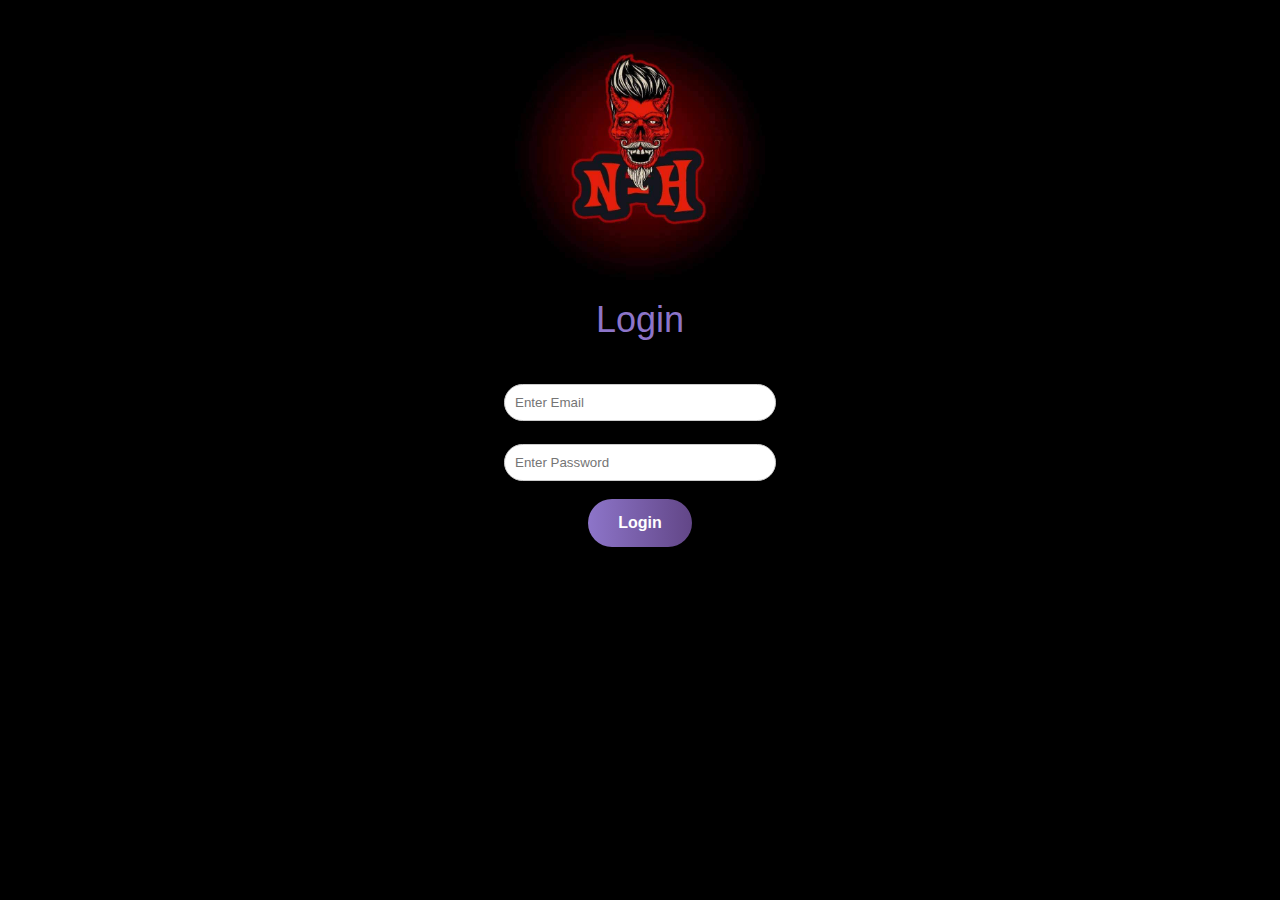
<file: index.html>
<!DOCTYPE html>
<html>
<head>
    <title>Login Page</title>
    <link rel="stylesheet" href='style_login.css'>
<link rel="stylesheet"    href="https://cdnjs.cloudflare.com/ajax/libs/animate.css/4.1.1/animate.min.css"
/>
</head>
<body>
<img src="theme.jpg" class="my-image" alt="theme">
    <div class="container">
        <h1 class="animate__animated animate__bounce">Login</h1>
        <form id="login-form">

            <label for="email" >Email:</label>
            <input type="email" 
                 id="email" name="email"
                 placeholder='Enter Email'required>

            <label for="password">Password:</label>
            <input type="password" 
                 id="password" name="password"
                 placeholder='Enter Password' maxlength='5'
required>
            <br>
            <button type="submit">Login</button>
        </form>
        <p id="error-message"></p>
    </div>

<script>
let attemptCount = 0;
const maxAttempts = 3;

const form = document.getElementById('login-form');
const emailInput = document.getElementById('email');
const passwordInput = document.getElementById('password');
const errorMessage = document.getElementById('error-message');

form.addEventListener('submit', (event) => {
  event.preventDefault();

  const email = emailInput.value;
  const password = passwordInput.value;

  if (email === '' || password === '') {
    errorMessage.textContent = 'Please fill in, all fields.';
    return;
  }

  if (email === 'admin@gmail.com' && password === 'admin') {
    window.location.href = "blog_web.html";
    attemptCount = 0;
  } else if (email === 'nhassim01@gmail.com' && password === 'admin') {
    window.location.href = "blog_web.html";
    attemptCount = 0;
  } else {
    errorMessage.textContent = `Invalid email or password. You have ${maxAttempts - attemptCount} attempts left.`;
    attemptCount++;

    if (attemptCount >= maxAttempts) {
      alert("Too many failed login attempts. You have ben kick out From web-site.");
      window.location.href = "https://404.com";
    }
  }
});

</script>

</body>
</html>
</file>
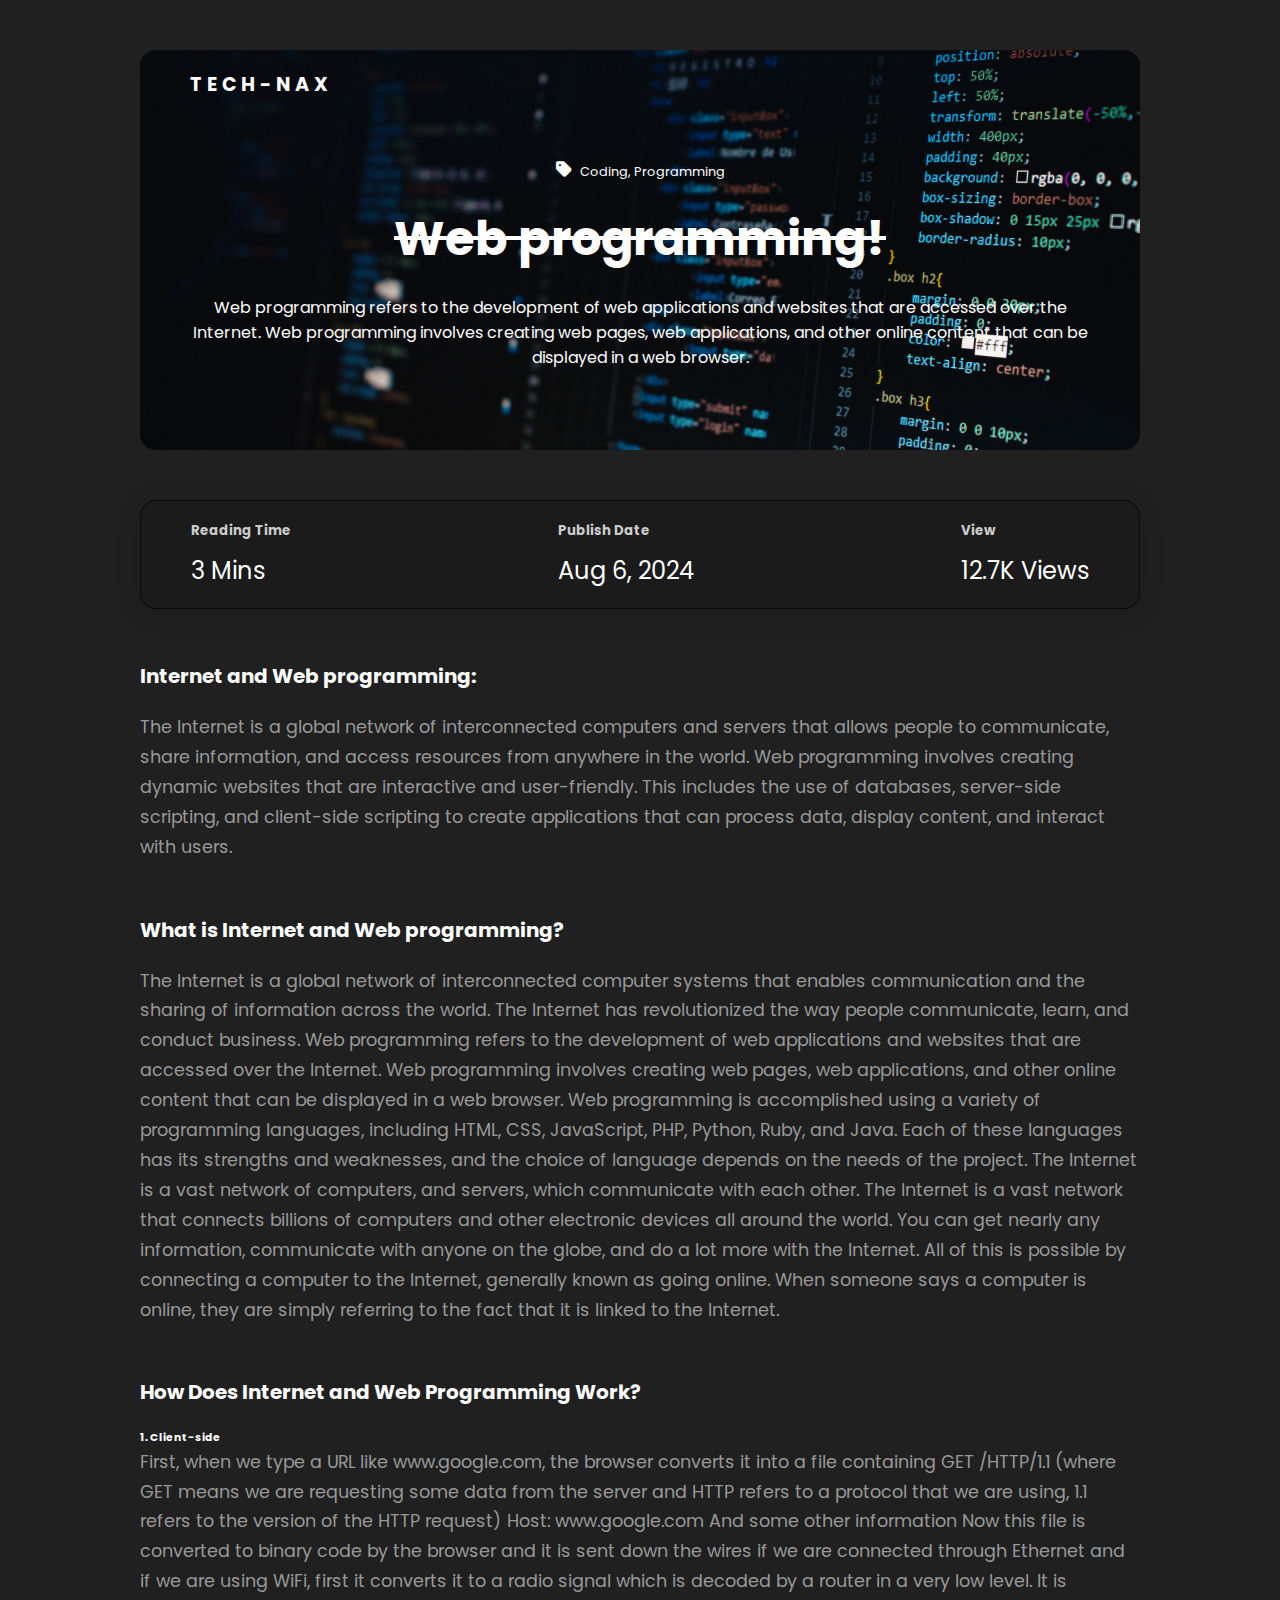
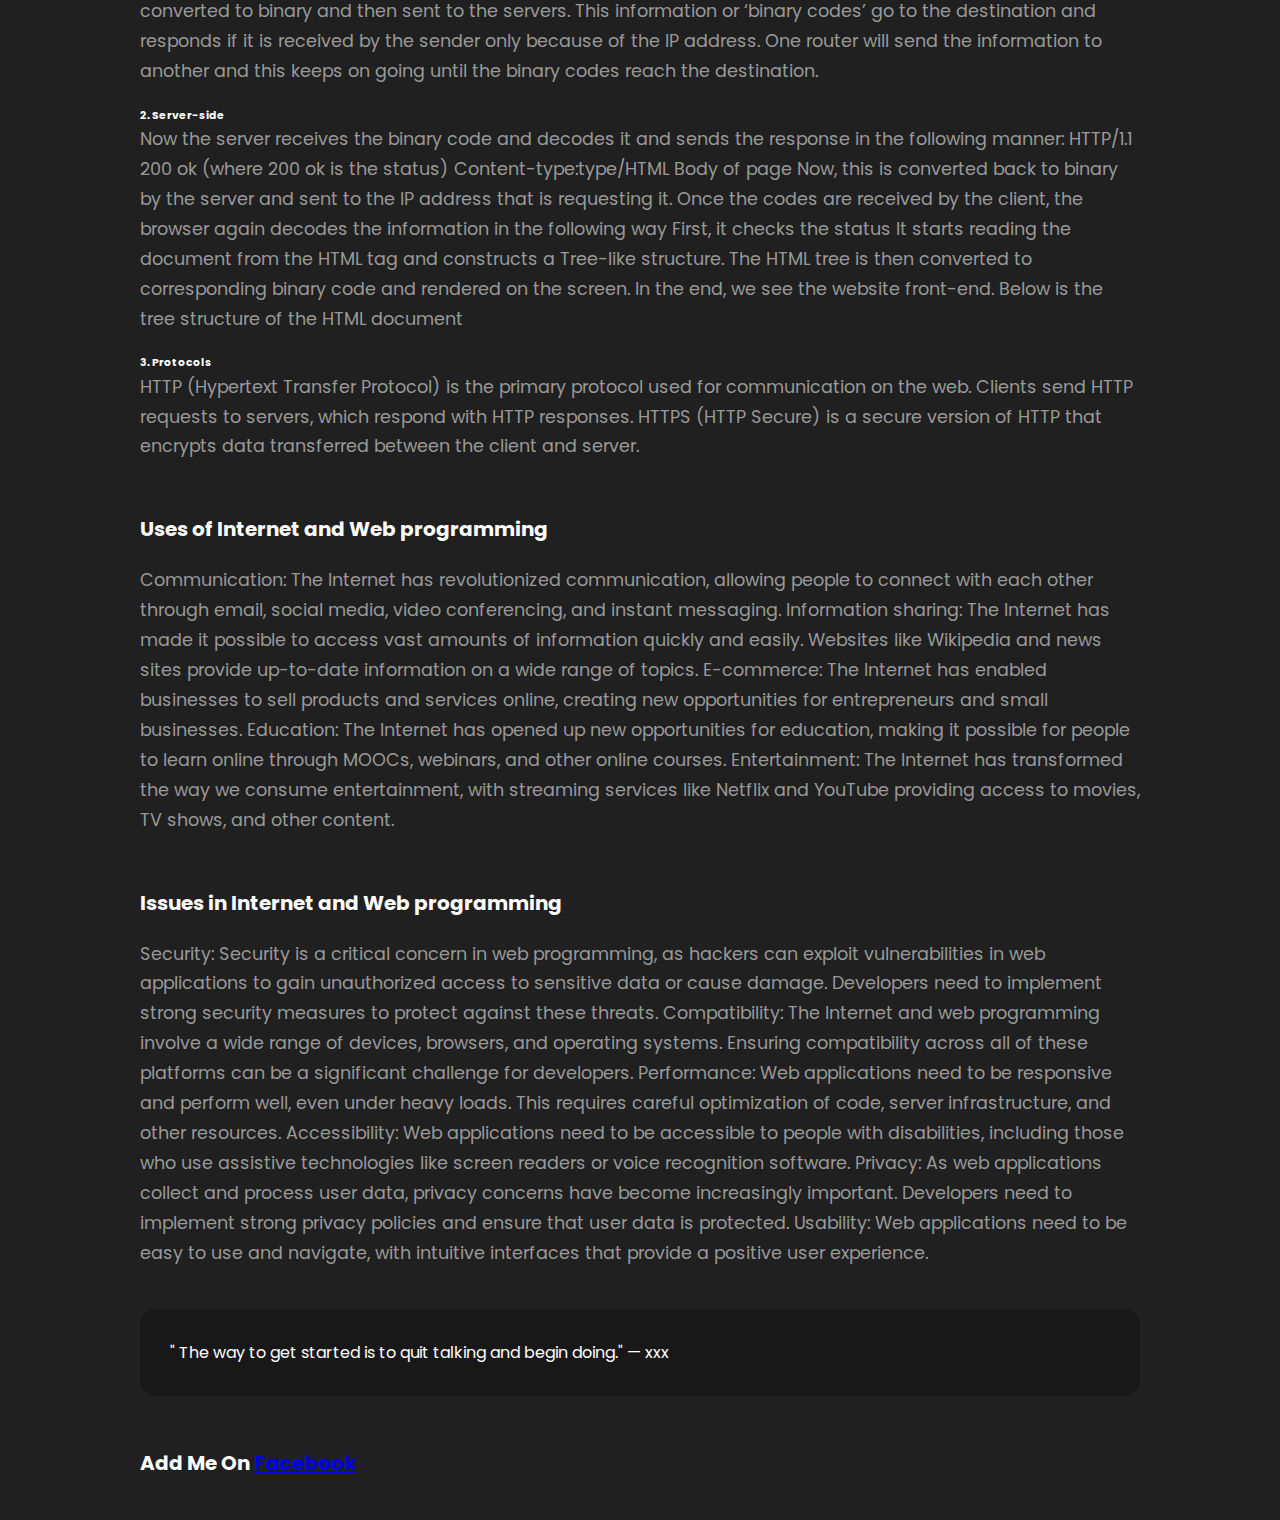
<file: blog_web.html>
<!DOCTYPE html>
<html lang="en">

<head>
    <meta charset="UTF-8">
    <meta name="viewport" content="width=device-width, initial-scale=1.0">
    <link rel="stylesheet" href="https://cdnjs.cloudflare.com/ajax/libs/font-awesome/6.4.2/css/all.min.css">
    <link rel="stylesheet" href="style.css">
    <title>Blog Page | Web Info</title>
</head>

<body>
    
    <div class="container">
        <header>
            <div class="category">TECH-NAX</div>
            <div class="info">
                <div class="tags">
                    <i class="fa-solid fa-tag"></i>
                    <span>Coding, Programming</span>
                </div>
                <h1 class="title"><del>Web programming!</del></h1>
                <p class="subtitle">Web programming refers to the development of web applications and websites that are accessed over the Internet. Web programming involves creating web pages, web applications, and other online content that can be displayed in a web browser.</p>
            </div>
        </header>
        <section class="details">
            <div class="item">
                <h5 class="item-title">Reading Time</h5>
                <p class="item-text"><span class="item-data">3</span> Mins</p>
            </div>
            <div class="item">
                <h5 class="item-title">Publish Date</h5>
                <p class="item-text"><span class="item-data">Aug 6, 2024</span></p>
            </div>
            <div class="item">
                <h5 class="item-title">View</h5>
                <p class="item-text"><span class="item-data">12.7K</span> Views</p>
            </div>
        </section>
        <article>
            <h4>Internet and Web programming: </h4>
            <p>The Internet is a global network of interconnected computers and servers that allows people to communicate, share information, and access resources from anywhere in the world. Web programming involves creating dynamic websites that are interactive and user-friendly. This includes the use of databases, server-side scripting, and client-side scripting to create applications that can process data, display content, and interact with users.
            </p>
            <h4>What is Internet and Web programming?</h4>
            <p>The Internet is a global network of interconnected computer systems that enables communication and the sharing of information across the world. The Internet has revolutionized the way people communicate, learn, and conduct business. Web programming refers to the development of web applications and websites that are accessed over the Internet. Web programming involves creating web pages, web applications, and other online content that can be displayed in a web browser. Web programming is accomplished using a variety of programming languages, including HTML, CSS, JavaScript, PHP, Python, Ruby, and Java. Each of these languages has its strengths and weaknesses, and the choice of language depends on the needs of the project. The Internet is a vast network of computers, and servers, which communicate with each other. The Internet is a vast network that connects billions of computers and other electronic devices all around the world. You can get nearly any information, communicate with anyone on the globe, and do a lot more with the Internet. All of this is possible by connecting a computer to the Internet, generally known as going online. When someone says a computer is online, they are simply referring to the fact that it is linked to the Internet.</p>

            <h4>How Does Internet and Web Programming Work?</h4>
            <h6>1. Client-side</h6>
            <p>First, when we type a URL like www.google.com, the browser converts it into a file containing

GET /HTTP/1.1 (where GET means we are requesting some data from the server and HTTP refers to a protocol that we are using, 1.1 refers to the version of the HTTP request)
Host: www.google.com
And some other information
Now this file is converted to binary code by the browser and it is sent down the wires if we are connected through Ethernet and if we are using WiFi, first it converts it to a radio signal which is decoded by a router in a very low level. It is converted to binary and then sent to the servers. This information or ‘binary codes’ go to the destination and responds if it is received by the sender only because of the IP address. One router will send the information to another and this keeps on going until the binary codes reach the destination. </p>
            <h6>2. Server-side</h6>
            <p>Now the server receives the binary code and decodes it and sends the response in the following manner: 

HTTP/1.1 200 ok (where 200 ok is the status)
Content-type:type/HTML
Body of page
Now, this is converted back to binary by the server and sent to the IP address that is requesting it. Once the codes are received by the client, the browser again decodes the information in the following way

First, it checks the status
It starts reading the document from the HTML tag and constructs a Tree-like structure.
The HTML tree is then converted to corresponding binary code and rendered on the screen.
In the end, we see the website front-end.
Below is the tree structure of the HTML document</p>
            <h6>3. Protocols</h6>
            <p>HTTP (Hypertext Transfer Protocol) is the primary protocol used for communication on the web. Clients send HTTP requests to servers, which respond with HTTP responses. HTTPS (HTTP Secure) is a secure version of HTTP that encrypts data transferred between the client and server.</p>
            <h4>Uses of  Internet and Web programming</h4>
            <p>Communication: The Internet has revolutionized communication, allowing people to connect with each other through email, social media, video conferencing, and instant messaging.
Information sharing: The Internet has made it possible to access vast amounts of information quickly and easily. Websites like Wikipedia and news sites provide up-to-date information on a wide range of topics.
E-commerce: The Internet has enabled businesses to sell products and services online, creating new opportunities for entrepreneurs and small businesses.
Education: The Internet has opened up new opportunities for education, making it possible for people to learn online through MOOCs, webinars, and other online courses.
Entertainment: The Internet has transformed the way we consume entertainment, with streaming services like Netflix and YouTube providing access to movies, TV shows, and other content.</p>
            <h4>Issues in Internet and Web programming</h4>
            <p>Security: Security is a critical concern in web programming, as hackers can exploit
vulnerabilities
in web applications to gain unauthorized access to sensitive data or cause damage. Developers need to implement strong security measures to protect against these threats.
Compatibility: The Internet and web programming involve a wide range of devices, browsers, and operating systems. Ensuring compatibility across all of these platforms can be a significant challenge for developers.
Performance: Web applications need to be responsive and perform well, even under heavy loads. This requires careful optimization of code, server infrastructure, and other resources.
Accessibility: Web applications need to be accessible to people with disabilities, including those who use assistive technologies like screen readers or voice recognition software.
Privacy: As web applications collect and process user data, privacy concerns have become increasingly important. Developers need to implement strong privacy policies and ensure that user data is protected.
Usability: Web applications need to be easy to use and navigate, with intuitive interfaces that provide a positive user experience.</p>
            <blockquote>
                "
The way to get started is to quit talking and begin doing." &mdash; xxx
            </blockquote>
          <h4>Add Me On <a href="https://www.facebook.com/janat.wahbe?mibextid=ZbWKwL">Facebook</a></h4>
        </article>
    </div>

</body>

</html>
</file>
<file: style_login.css>
body {
    font-family: Arial, sans-serif;
    background-color: #000000;
    text-align: center;
    margin: 0;
    padding: 20px;
}

h1 {
    color: #8d75c9;
    font-size: 36px;
    font-weight: 300;
    text-align: center;
    margin: 5px;
}


form {
    margin-top: 20px;
    display: flex;
    flex-direction: column;
    align-items: center;
}

label {
    margin-bottom: 5px;
}

input[type="email"],
input[type="password"] {
    width: 250px;
    padding: 10px;
    border: 1px solid #ccc;
    border-radius: 50px;
}


button {
    background-color: #8d75c9;
    color: #ffffff;
    padding: 15px 30px;
    border: none;
    border-radius: 50px;
    cursor: pointer;
    font-size: 16px;
    font-weight: bold;
    transition: background-color 0.3s ease-in-out, box-shadow 0.3s ease-in-out;
}

button:hover {
    background-color: #a10a0a;
    box-shadow: 0px 5px 10px rgba(0, 0, 0, 0.2);
}

button:active {
    background-color: #624687;
}
button {
    background: linear-gradient(to right, #8d75c9, #624687);
    /* ... other styles */
}


p {
    color: red;
    text-align: center;
}
.my-image {
    width: 250px;
    padding: 10px;
}
</file>
<file: style.css>
@import url('https://fonts.googleapis.com/css2?family=Poppins:wght@300;400;500;600;700&display=swap');


*{
    margin: 0;
    padding: 0;
    box-sizing: border-box;
}

body{
    font-family: 'Poppins', sans-serif;
    display: flex;
    justify-content: center;
    height: 100vh;
    color: #fff;
    background-color: #202020;
    padding: 50px;
}

body .container{
    max-width: 1000px;
}

body .container header{
    background: url(bg.jpg) center / cover no-repeat;
    display: flex;
    flex-direction: column;
    justify-content: space-between;
    min-height: 400px;
    padding: 20px 50px 60px;
    border-radius: 16px;
}

body .container header .category{
    font-size: 1.2rem;
    font-weight: bold;
    letter-spacing: 0.3rem;
    text-transform: uppercase;
}

body .container header .info{
    text-align: center;
}

body .container header .info .tags i{
    font-size: 18px;
    margin-right: 4px;
}

body .container header .info .tags span{
    font-size: 0.8rem;
}

body .container header .info .title{
    margin: 20px 0;
    font-size: 3rem;
    font-weight: bold;
}

body .container header .info .subtitle{
    min-width: 70%;
    margin: 0 auto 20px;
    font-size: 1rem;
}

body .details{
    display: flex;
    justify-content: space-between;
    background: rgba(0, 0, 0, 0.14);
    margin-top: 50px;
    padding: 20px 50px;
    border-radius: 16px;
    box-shadow: 0 4px 30px rgba(0, 0, 0, 0.1);
    border: 1px solid rgba(0, 0, 0, 0.68);
}

body .details .item .item-title{
    color: #ccc;
}

body .details .item .item-text{
    margin-top: 12px;
    font-size: 1.5rem;
}

body article{
    margin-top: 50px;
    padding-bottom: 20px;
    line-height: 1.70;
}

body article h4{
    margin-top: 50px;
    margin-bottom: 20px;
    font-size: 1.25rem;
}

body article p{
    margin-bottom: 20px;
    color: #999;
    font-size: 1.1rem;
}

body article blockquote{
    margin: 40px 0;
    background-color: #181818;
    padding: 30px;
    border-radius: 16px;
}

@media screen and (max-width: 768px) {
    
    body .container header{
        padding: 10px 20px 30px;
        min-height: 300px;
    }

    body .container header .category{
        font-size: 0.9rem;
    }

    body .container header .info .title{
        font-size: 2.2rem;
    }

    body .container header .info .subtitle{
        font-size: 0.8rem;
    }

    body .container .details {
        flex-direction: column;
    }

    body .container .details .item:not(:last-child){
        margin-bottom: 30px;
    }

}
</file>
